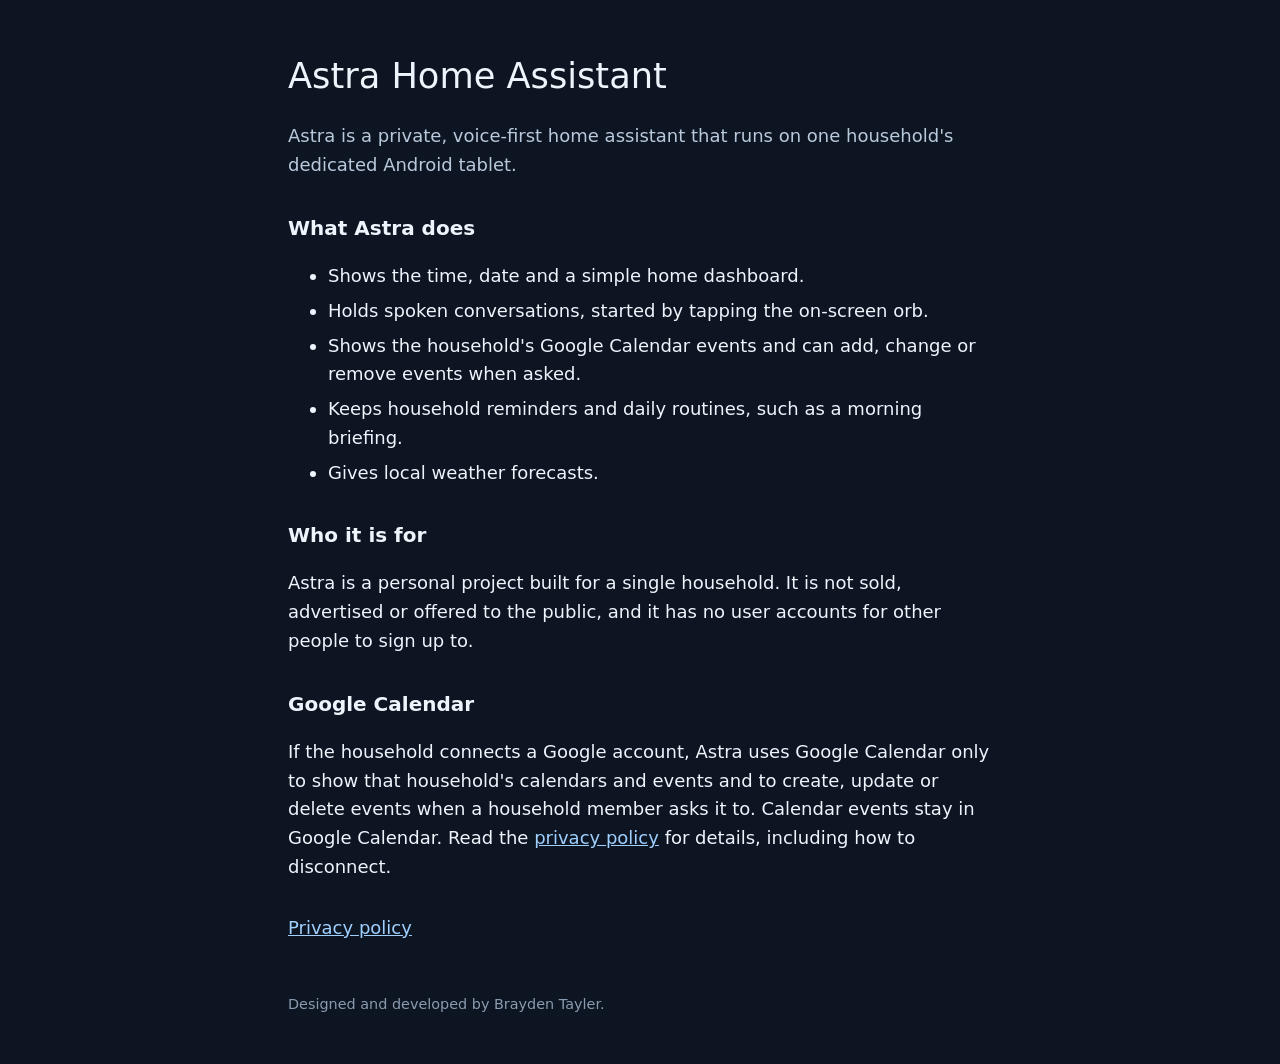
<file: index.html>
<!DOCTYPE html>
<html lang="en-AU">
<head>
  <meta charset="utf-8">
  <meta name="viewport" content="width=device-width, initial-scale=1">
  <title>Astra Home Assistant</title>
  <meta name="description" content="Astra is a private, voice-first home assistant for one household's wall-mounted Android tablet.">
  <link rel="stylesheet" href="style.css">
</head>
<body>
  <main>
    <h1>Astra Home Assistant</h1>
    <p class="lead">Astra is a private, voice-first home assistant that runs on one household's dedicated Android tablet.</p>

    <h2>What Astra does</h2>
    <ul>
      <li>Shows the time, date and a simple home dashboard.</li>
      <li>Holds spoken conversations, started by tapping the on-screen orb.</li>
      <li>Shows the household's Google Calendar events and can add, change or remove events when asked.</li>
      <li>Keeps household reminders and daily routines, such as a morning briefing.</li>
      <li>Gives local weather forecasts.</li>
    </ul>

    <h2>Who it is for</h2>
    <p>Astra is a personal project built for a single household. It is not sold, advertised or offered to the public, and it has no user accounts for other people to sign up to.</p>

    <h2>Google Calendar</h2>
    <p>If the household connects a Google account, Astra uses Google Calendar only to show that household's calendars and events and to create, update or delete events when a household member asks it to. Calendar events stay in Google Calendar. Read the <a href="privacy.html">privacy policy</a> for details, including how to disconnect.</p>

    <p class="links"><a href="privacy.html">Privacy policy</a></p>
  </main>
  <footer>Designed and developed by Brayden Tayler.</footer>
</body>
</html>
</file>
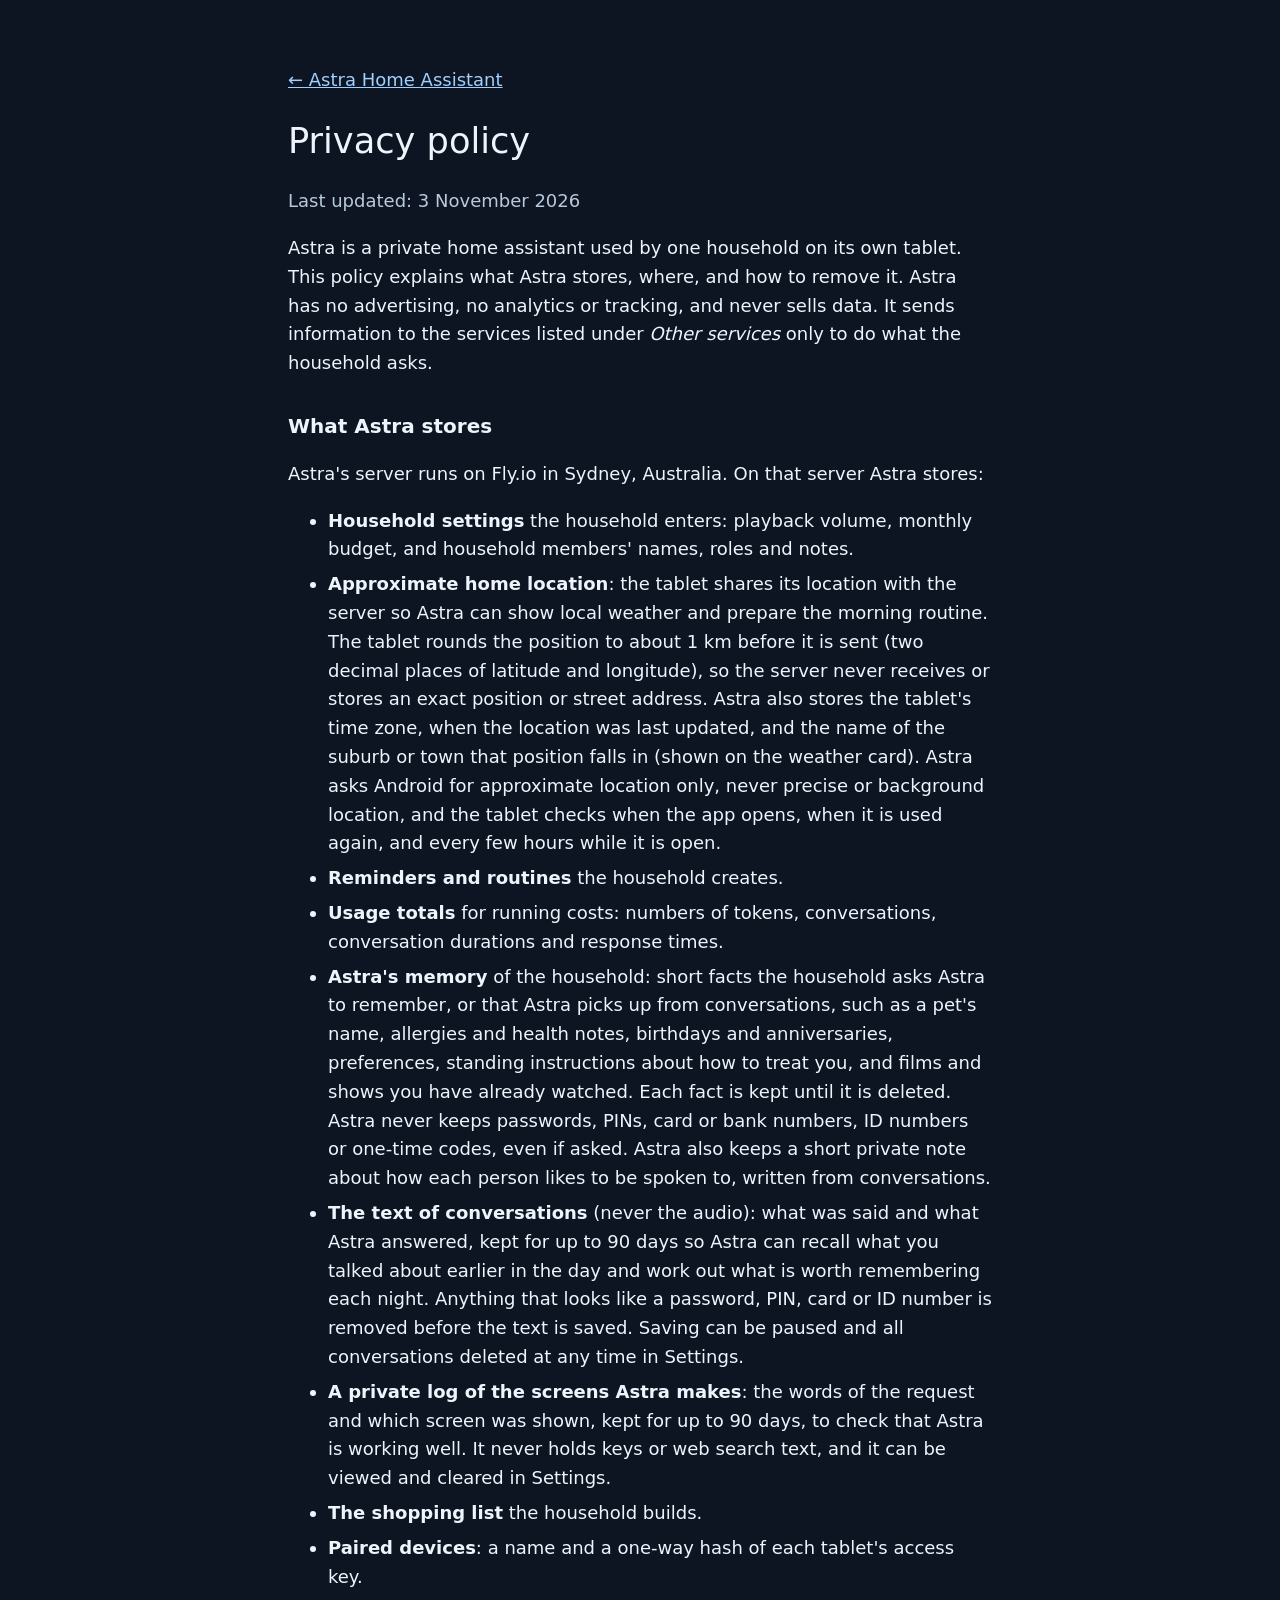
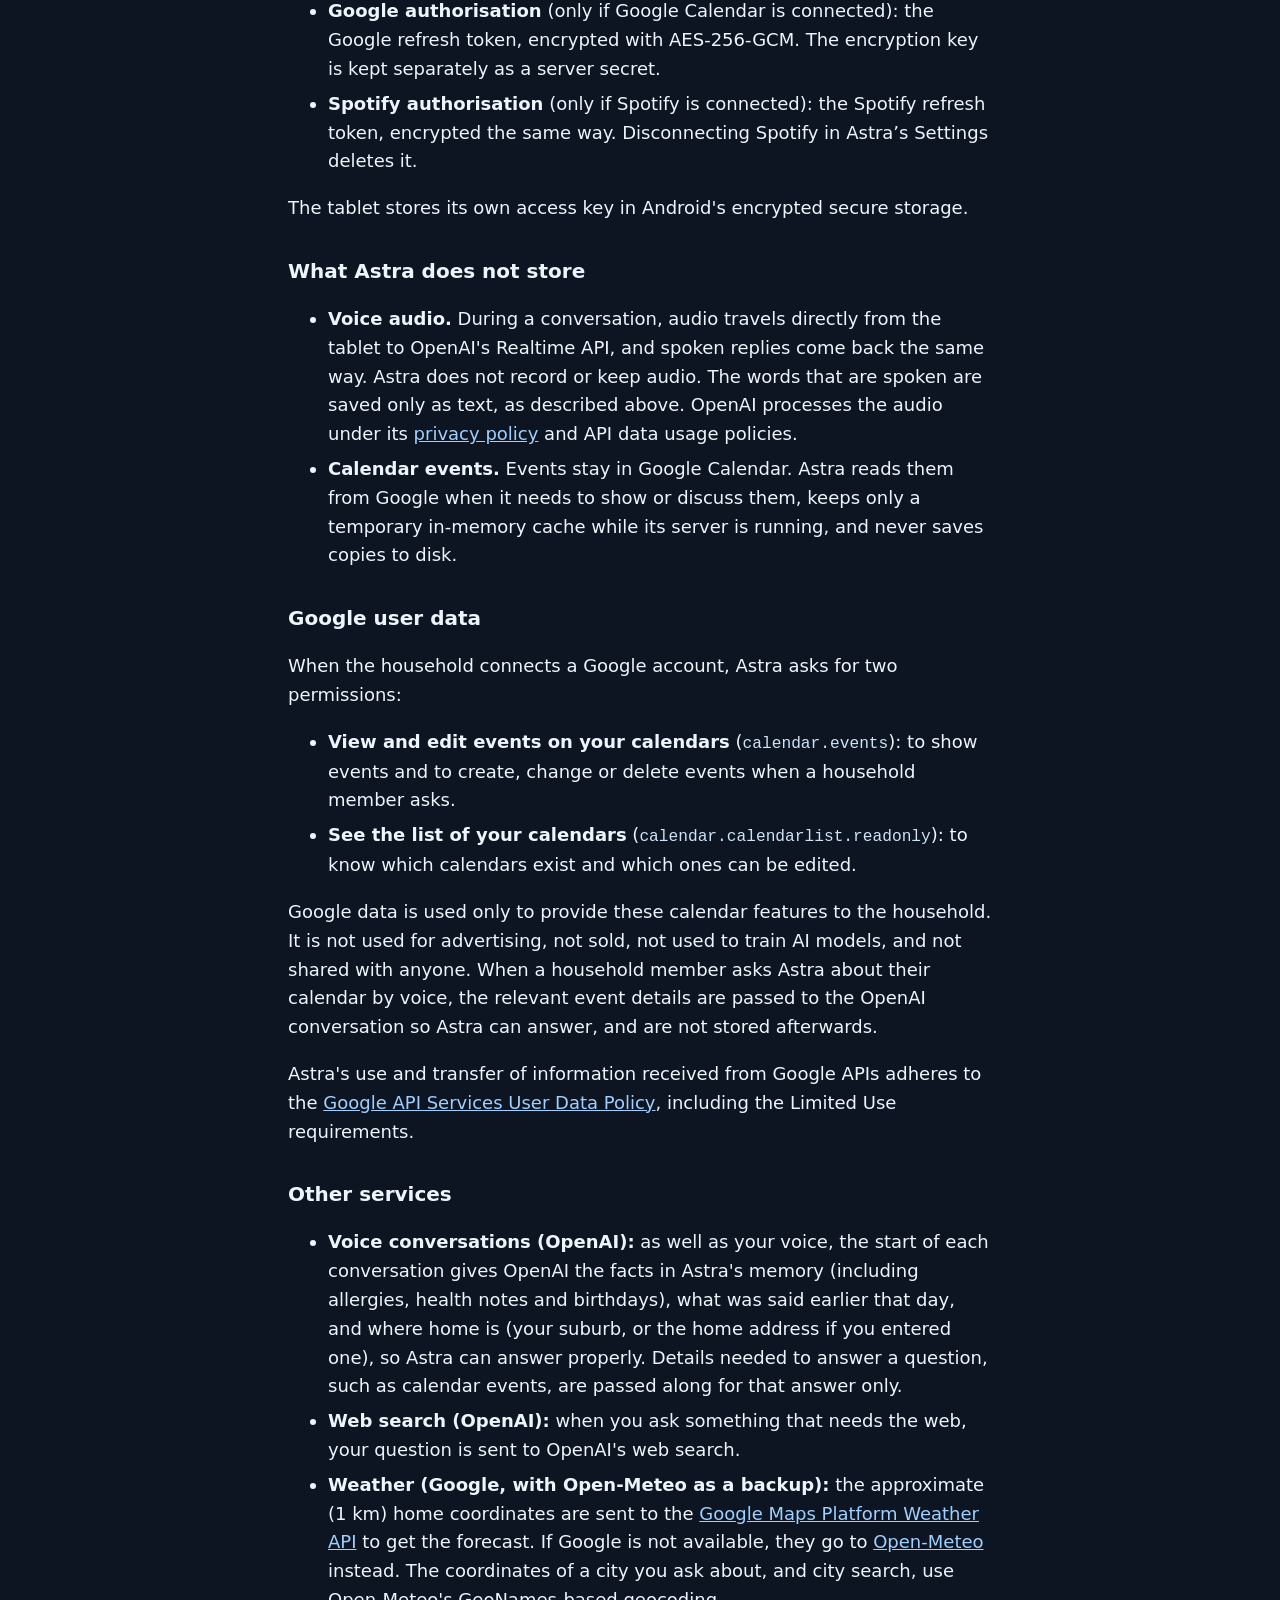
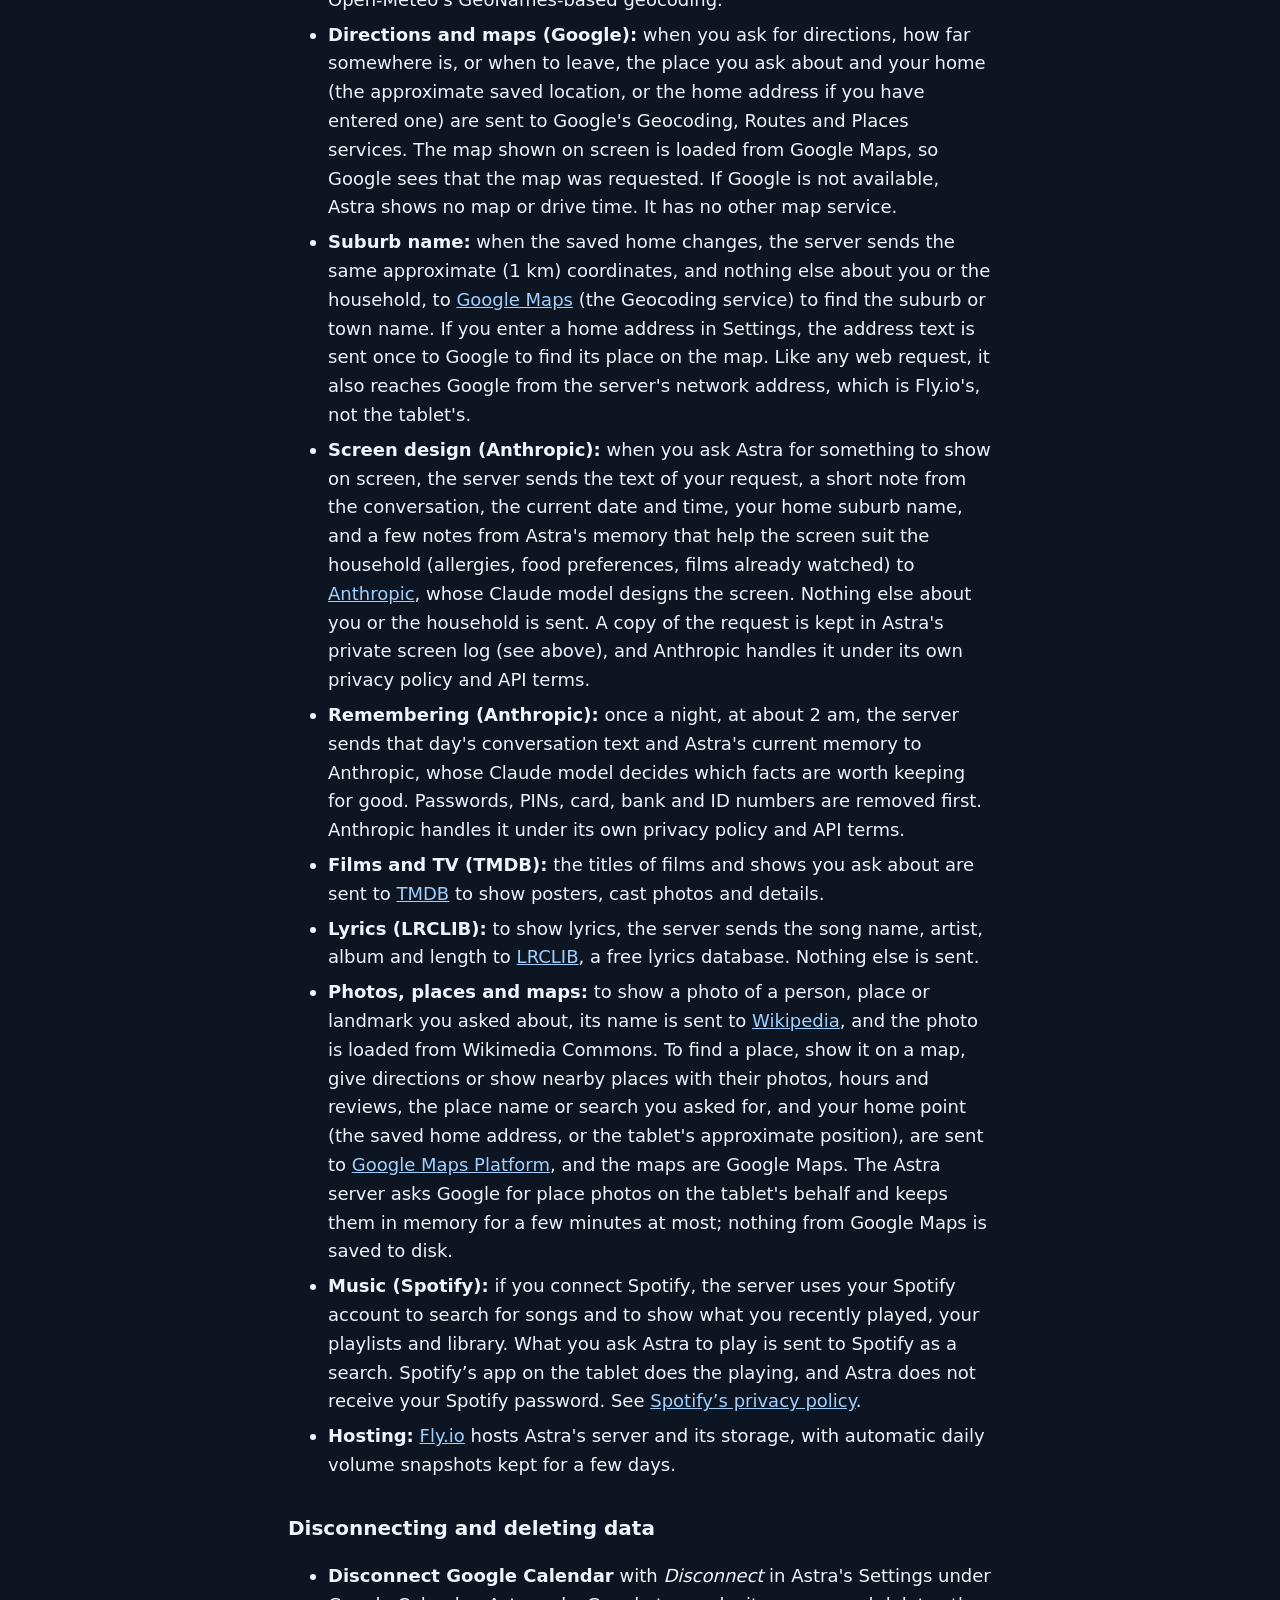
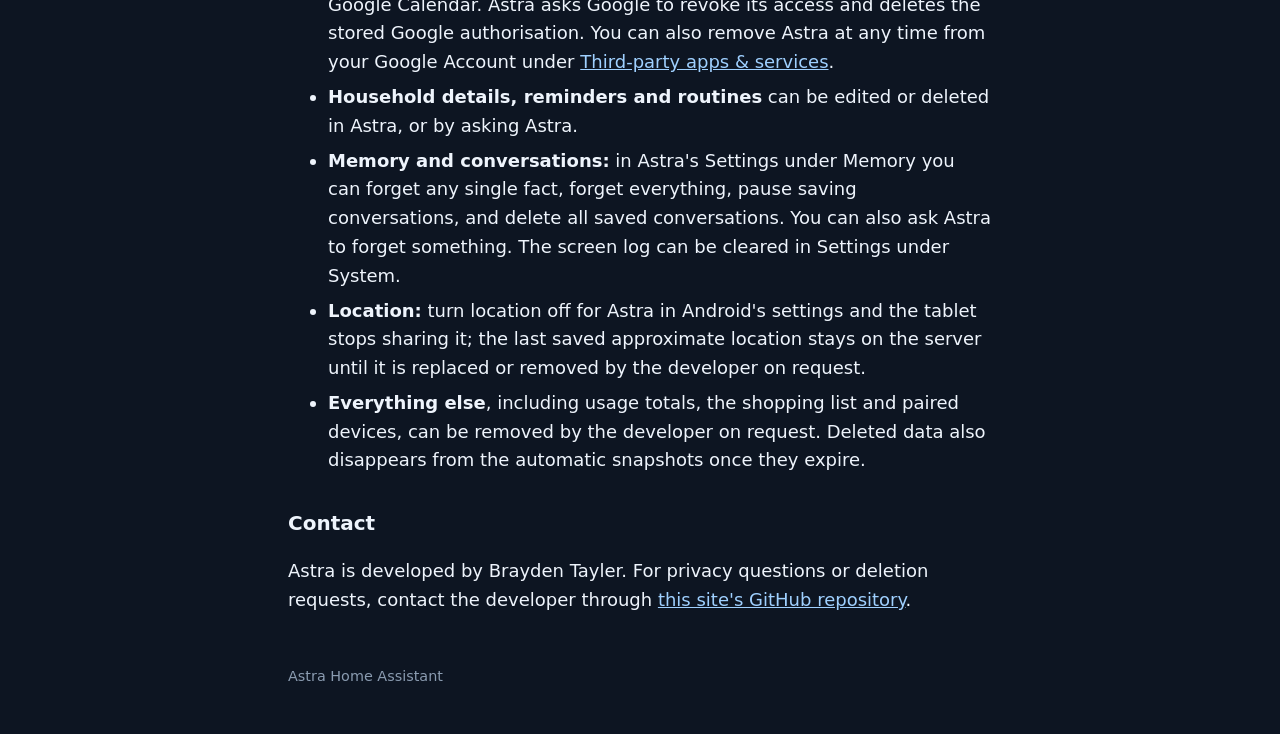
<file: privacy.html>
<!DOCTYPE html>
<html lang="en-AU">
<head>
  <meta charset="utf-8">
  <meta name="viewport" content="width=device-width, initial-scale=1">
  <title>Privacy policy · Astra Home Assistant</title>
  <link rel="stylesheet" href="style.css">
</head>
<body>
  <main>
    <p><a href="index.html">← Astra Home Assistant</a></p>
    <h1>Privacy policy</h1>
    <p class="lead">Last updated: 3 November 2026</p>

    <p>Astra is a private home assistant used by one household on its own tablet. This policy explains what Astra stores, where, and how to remove it. Astra has no advertising, no analytics or tracking, and never sells data. It sends information to the services listed under <em>Other services</em> only to do what the household asks.</p>

    <h2>What Astra stores</h2>
    <p>Astra's server runs on Fly.io in Sydney, Australia. On that server Astra stores:</p>
    <ul>
      <li><strong>Household settings</strong> the household enters: playback volume, monthly budget, and household members' names, roles and notes.</li>
      <li><strong>Approximate home location</strong>: the tablet shares its location with the server so Astra can show local weather and prepare the morning routine. The tablet rounds the position to about 1 km before it is sent (two decimal places of latitude and longitude), so the server never receives or stores an exact position or street address. Astra also stores the tablet's time zone, when the location was last updated, and the name of the suburb or town that position falls in (shown on the weather card). Astra asks Android for approximate location only, never precise or background location, and the tablet checks when the app opens, when it is used again, and every few hours while it is open.</li>
      <li><strong>Reminders and routines</strong> the household creates.</li>
      <li><strong>Usage totals</strong> for running costs: numbers of tokens, conversations, conversation durations and response times.</li>
      <li><strong>Astra's memory</strong> of the household: short facts the household asks Astra to remember, or that Astra picks up from conversations, such as a pet's name, allergies and health notes, birthdays and anniversaries, preferences, standing instructions about how to treat you, and films and shows you have already watched. Each fact is kept until it is deleted. Astra never keeps passwords, PINs, card or bank numbers, ID numbers or one-time codes, even if asked. Astra also keeps a short private note about how each person likes to be spoken to, written from conversations.</li>
      <li><strong>The text of conversations</strong> (never the audio): what was said and what Astra answered, kept for up to 90 days so Astra can recall what you talked about earlier in the day and work out what is worth remembering each night. Anything that looks like a password, PIN, card or ID number is removed before the text is saved. Saving can be paused and all conversations deleted at any time in Settings.</li>
      <li><strong>A private log of the screens Astra makes</strong>: the words of the request and which screen was shown, kept for up to 90 days, to check that Astra is working well. It never holds keys or web search text, and it can be viewed and cleared in Settings.</li>
      <li><strong>The shopping list</strong> the household builds.</li>
      <li><strong>Paired devices</strong>: a name and a one-way hash of each tablet's access key.</li>
      <li><strong>Google authorisation</strong> (only if Google Calendar is connected): the Google refresh token, encrypted with AES-256-GCM. The encryption key is kept separately as a server secret.</li>
      <li><strong>Spotify authorisation</strong> (only if Spotify is connected): the Spotify refresh token, encrypted the same way. Disconnecting Spotify in Astra&rsquo;s Settings deletes it.</li>
    </ul>
    <p>The tablet stores its own access key in Android's encrypted secure storage.</p>

    <h2>What Astra does not store</h2>
    <ul>
      <li><strong>Voice audio.</strong> During a conversation, audio travels directly from the tablet to OpenAI's Realtime API, and spoken replies come back the same way. Astra does not record or keep audio. The words that are spoken are saved only as text, as described above. OpenAI processes the audio under its <a href="https://openai.com/policies/row-privacy-policy/">privacy policy</a> and API data usage policies.</li>
      <li><strong>Calendar events.</strong> Events stay in Google Calendar. Astra reads them from Google when it needs to show or discuss them, keeps only a temporary in-memory cache while its server is running, and never saves copies to disk.</li>
    </ul>

    <h2>Google user data</h2>
    <p>When the household connects a Google account, Astra asks for two permissions:</p>
    <ul>
      <li><strong>View and edit events on your calendars</strong> (<code>calendar.events</code>): to show events and to create, change or delete events when a household member asks.</li>
      <li><strong>See the list of your calendars</strong> (<code>calendar.calendarlist.readonly</code>): to know which calendars exist and which ones can be edited.</li>
    </ul>
    <p>Google data is used only to provide these calendar features to the household. It is not used for advertising, not sold, not used to train AI models, and not shared with anyone. When a household member asks Astra about their calendar by voice, the relevant event details are passed to the OpenAI conversation so Astra can answer, and are not stored afterwards.</p>
    <p>Astra's use and transfer of information received from Google APIs adheres to the <a href="https://developers.google.com/terms/api-services-user-data-policy">Google API Services User Data Policy</a>, including the Limited Use requirements.</p>

    <h2>Other services</h2>
    <ul>
      <li><strong>Voice conversations (OpenAI):</strong> as well as your voice, the start of each conversation gives OpenAI the facts in Astra's memory (including allergies, health notes and birthdays), what was said earlier that day, and where home is (your suburb, or the home address if you entered one), so Astra can answer properly. Details needed to answer a question, such as calendar events, are passed along for that answer only.</li>
      <li><strong>Web search (OpenAI):</strong> when you ask something that needs the web, your question is sent to OpenAI's web search.</li>
      <li><strong>Weather (Google, with Open-Meteo as a backup):</strong> the approximate (1 km) home coordinates are sent to the <a href="https://developers.google.com/maps/documentation/weather">Google Maps Platform Weather API</a> to get the forecast. If Google is not available, they go to <a href="https://open-meteo.com/">Open-Meteo</a> instead. The coordinates of a city you ask about, and city search, use Open-Meteo's GeoNames-based geocoding.</li>
      <li><strong>Directions and maps (Google):</strong> when you ask for directions, how far somewhere is, or when to leave, the place you ask about and your home (the approximate saved location, or the home address if you have entered one) are sent to Google's Geocoding, Routes and Places services. The map shown on screen is loaded from Google Maps, so Google sees that the map was requested. If Google is not available, Astra shows no map or drive time. It has no other map service.</li>
      <li><strong>Suburb name:</strong> when the saved home changes, the server sends the same approximate (1 km) coordinates, and nothing else about you or the household, to <a href="https://developers.google.com/maps/documentation/geocoding">Google Maps</a> (the Geocoding service) to find the suburb or town name. If you enter a home address in Settings, the address text is sent once to Google to find its place on the map. Like any web request, it also reaches Google from the server's network address, which is Fly.io's, not the tablet's.</li>
      <li><strong>Screen design (Anthropic):</strong> when you ask Astra for something to show on screen, the server sends the text of your request, a short note from the conversation, the current date and time, your home suburb name, and a few notes from Astra's memory that help the screen suit the household (allergies, food preferences, films already watched) to <a href="https://www.anthropic.com/">Anthropic</a>, whose Claude model designs the screen. Nothing else about you or the household is sent. A copy of the request is kept in Astra's private screen log (see above), and Anthropic handles it under its own privacy policy and API terms.</li>
      <li><strong>Remembering (Anthropic):</strong> once a night, at about 2 am, the server sends that day's conversation text and Astra's current memory to Anthropic, whose Claude model decides which facts are worth keeping for good. Passwords, PINs, card, bank and ID numbers are removed first. Anthropic handles it under its own privacy policy and API terms.</li>
      <li><strong>Films and TV (TMDB):</strong> the titles of films and shows you ask about are sent to <a href="https://www.themoviedb.org/">TMDB</a> to show posters, cast photos and details.</li>
      <li><strong>Lyrics (LRCLIB):</strong> to show lyrics, the server sends the song name, artist, album and length to <a href="https://lrclib.net/">LRCLIB</a>, a free lyrics database. Nothing else is sent.</li>
      <li><strong>Photos, places and maps:</strong> to show a photo of a person, place or landmark you asked about, its name is sent to <a href="https://www.wikipedia.org/">Wikipedia</a>, and the photo is loaded from Wikimedia Commons. To find a place, show it on a map, give directions or show nearby places with their photos, hours and reviews, the place name or search you asked for, and your home point (the saved home address, or the tablet's approximate position), are sent to <a href="https://mapsplatform.google.com/">Google Maps Platform</a>, and the maps are Google Maps. The Astra server asks Google for place photos on the tablet's behalf and keeps them in memory for a few minutes at most; nothing from Google Maps is saved to disk.</li>
      <li><strong>Music (Spotify):</strong> if you connect Spotify, the server uses your Spotify account to search for songs and to show what you recently played, your playlists and library. What you ask Astra to play is sent to Spotify as a search. Spotify&rsquo;s app on the tablet does the playing, and Astra does not receive your Spotify password. See <a href="https://www.spotify.com/privacy">Spotify&rsquo;s privacy policy</a>.</li>
      <li><strong>Hosting:</strong> <a href="https://fly.io/">Fly.io</a> hosts Astra's server and its storage, with automatic daily volume snapshots kept for a few days.</li>
    </ul>

    <h2>Disconnecting and deleting data</h2>
    <ul>
      <li><strong>Disconnect Google Calendar</strong> with <em>Disconnect</em> in Astra's Settings under Google Calendar. Astra asks Google to revoke its access and deletes the stored Google authorisation. You can also remove Astra at any time from your Google Account under <a href="https://myaccount.google.com/connections">Third-party apps &amp; services</a>.</li>
      <li><strong>Household details, reminders and routines</strong> can be edited or deleted in Astra, or by asking Astra.</li>
      <li><strong>Memory and conversations:</strong> in Astra's Settings under Memory you can forget any single fact, forget everything, pause saving conversations, and delete all saved conversations. You can also ask Astra to forget something. The screen log can be cleared in Settings under System.</li>
      <li><strong>Location:</strong> turn location off for Astra in Android's settings and the tablet stops sharing it; the last saved approximate location stays on the server until it is replaced or removed by the developer on request.</li>
      <li><strong>Everything else</strong>, including usage totals, the shopping list and paired devices, can be removed by the developer on request. Deleted data also disappears from the automatic snapshots once they expire.</li>
    </ul>

    <h2>Contact</h2>
    <p>Astra is developed by Brayden Tayler. For privacy questions or deletion requests, contact the developer through <a href="https://github.com/brayden-tayler/astra-site">this site's GitHub repository</a>.</p>
  </main>
  <footer>Astra Home Assistant</footer>
</body>
</html>
</file>
<file: style.css>
:root { color-scheme: dark; }
body { margin: 0; background: #0d1522; color: #eef4fc; font: 18px/1.6 system-ui, -apple-system, "Segoe UI", sans-serif; }
main { max-width: 44rem; margin: 0 auto; padding: 48px 24px 32px; }
h1 { font-size: 2.2rem; font-weight: 500; margin: 0 0 8px; }
h2 { font-size: 1.25rem; font-weight: 600; margin: 32px 0 8px; }
.lead { color: #b9c9dc; }
a { color: #9fd0ff; }
code { font-size: .9em; color: #cfe3f7; }
li { margin: 6px 0; }
.links { margin-top: 32px; }
footer { max-width: 44rem; margin: 0 auto; padding: 0 24px 48px; color: #8a9bb0; font-size: .9rem; }
</file>
